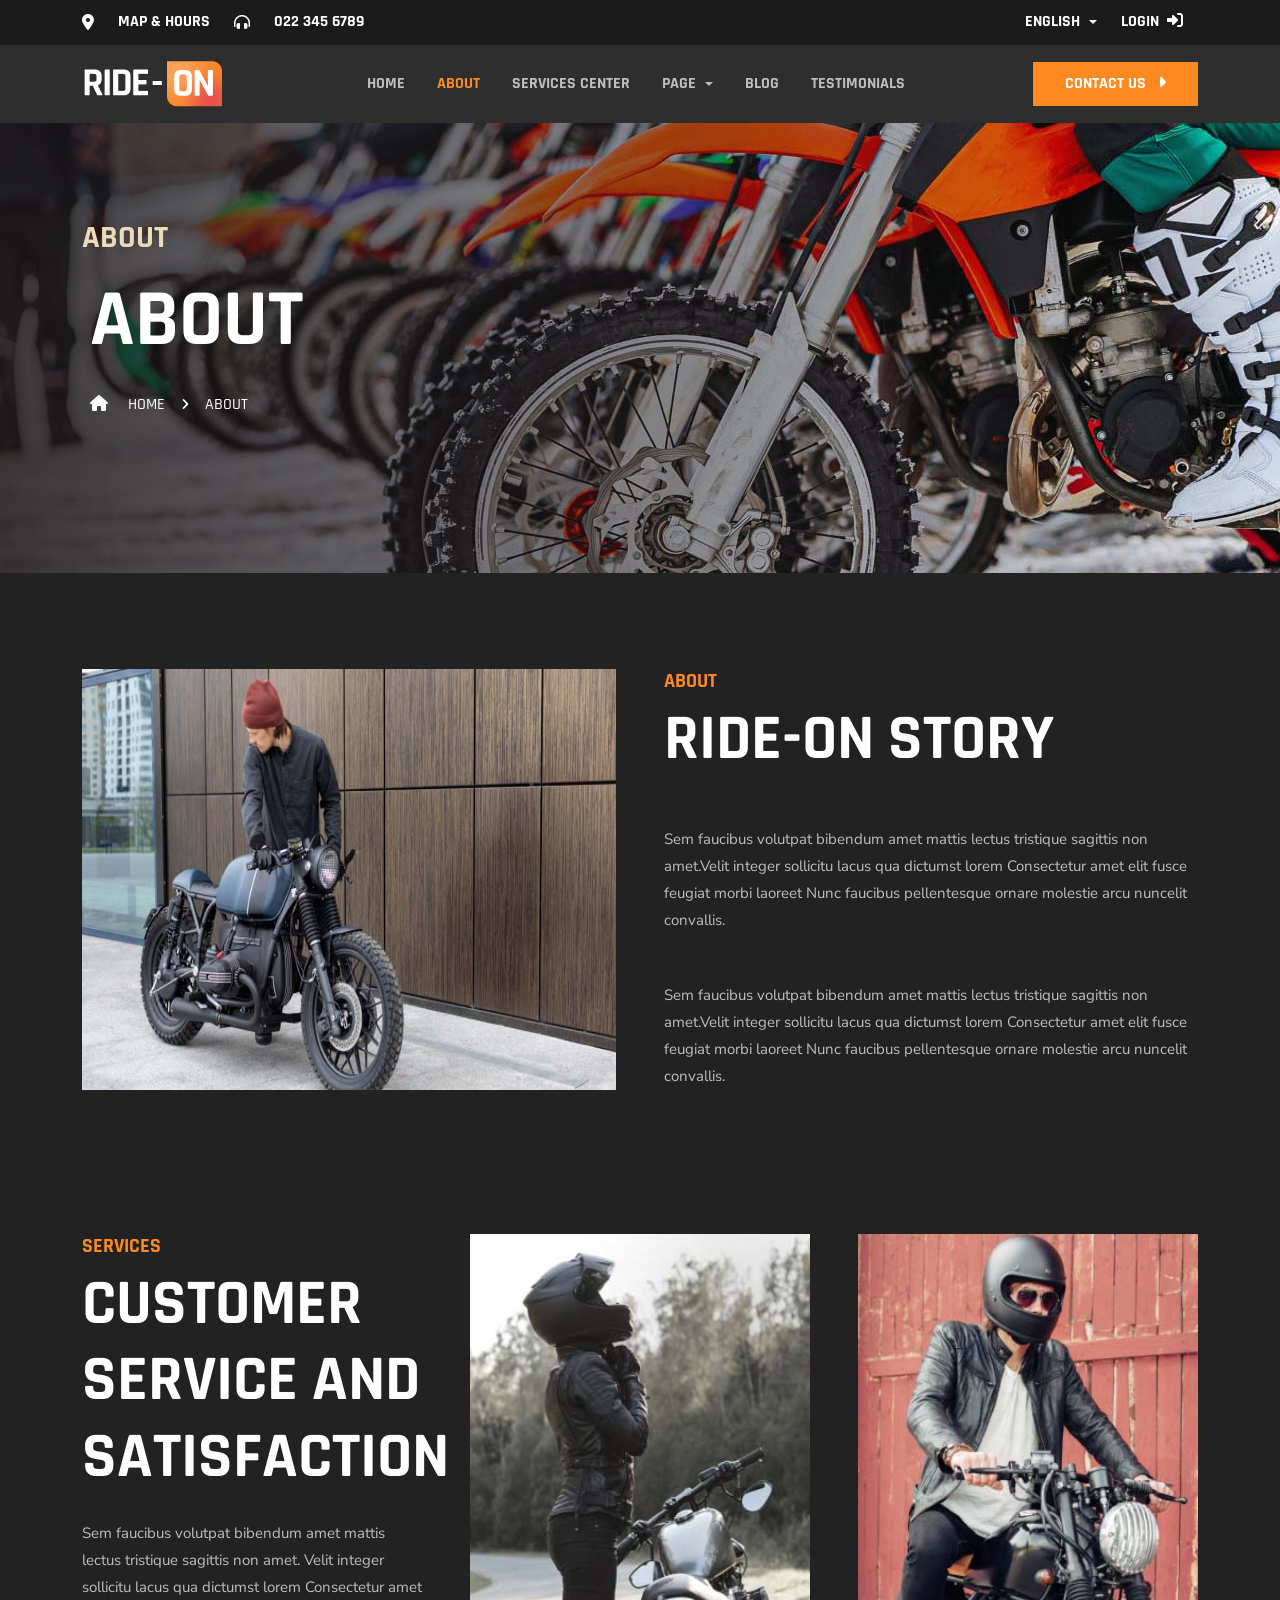
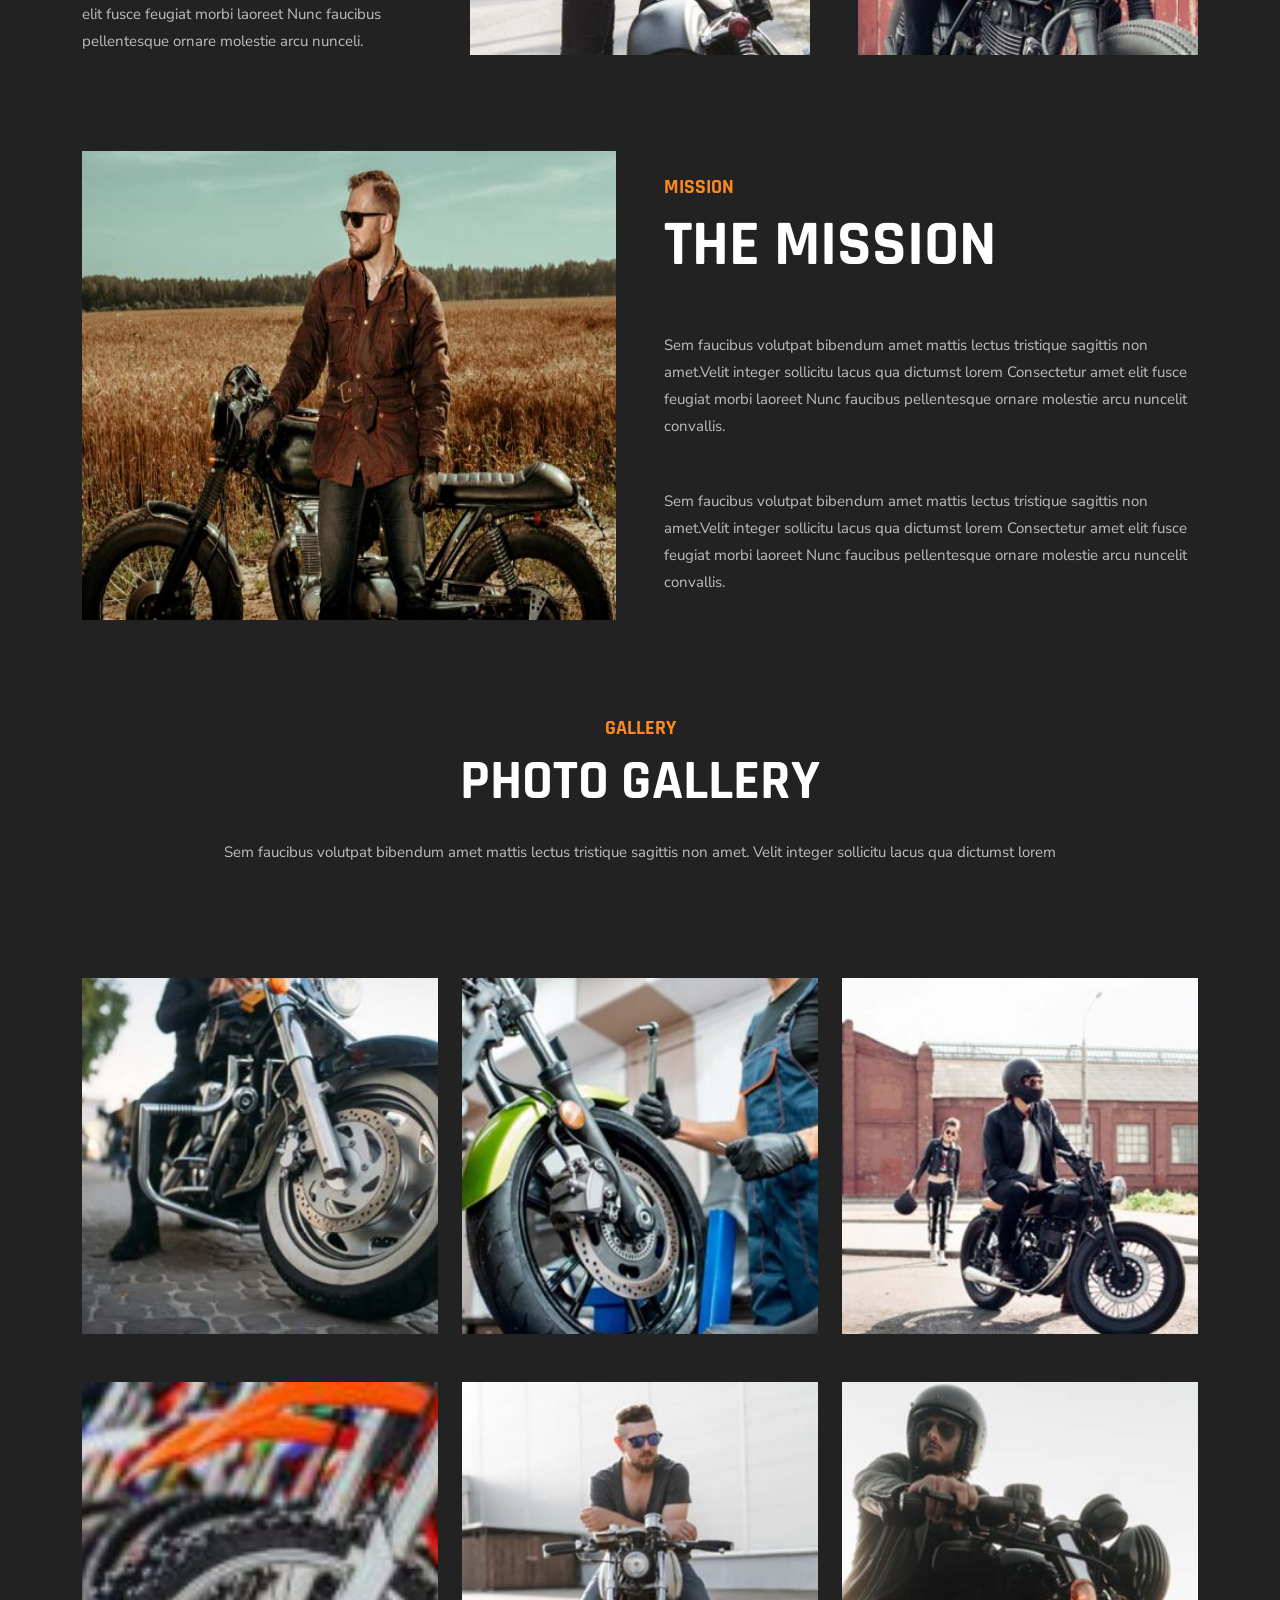
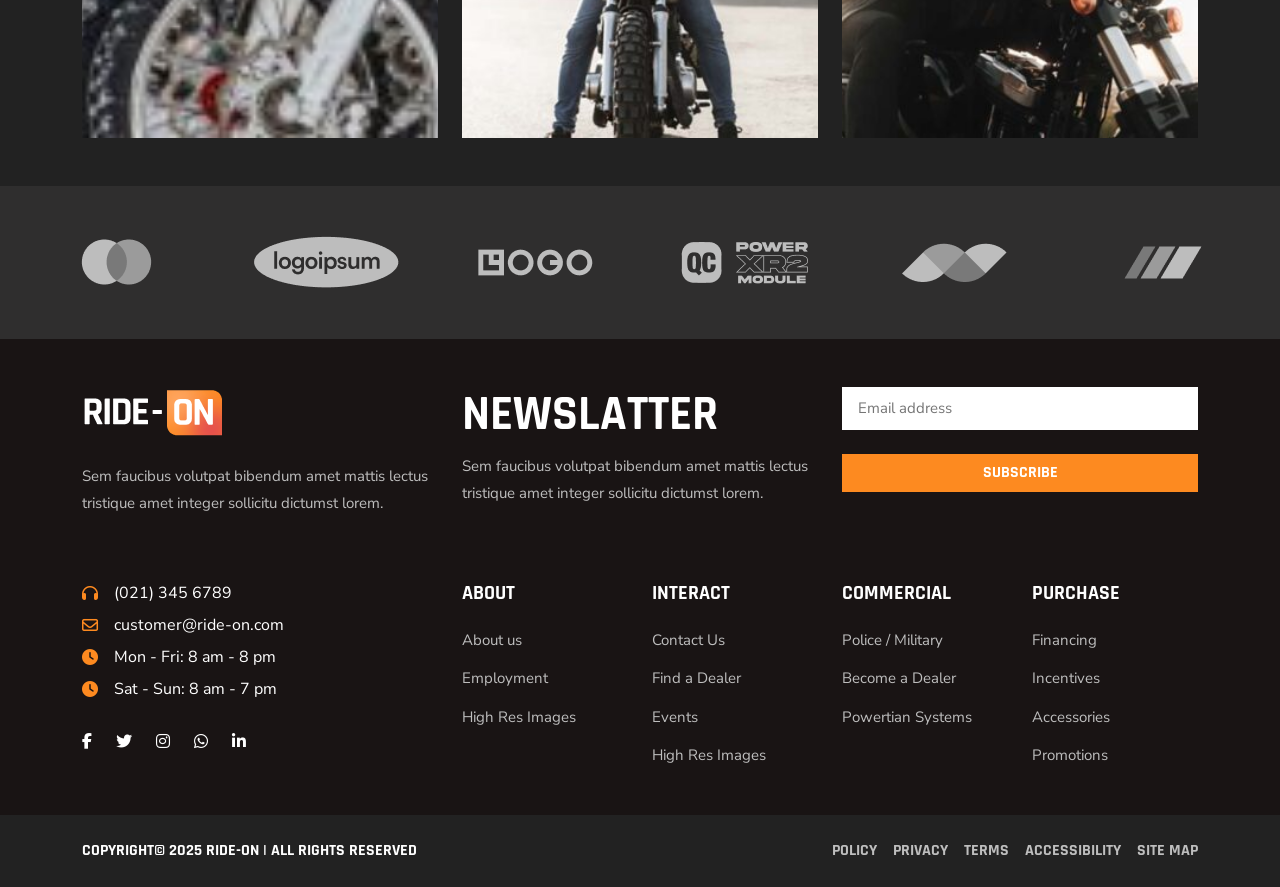
<file: about.html>
<!DOCTYPE html>
<html lang="en">

<head>
  <meta charset="UTF-8" />
  <meta name="viewport" content="width=device-width, initial-scale=1.0" />
  <title>Motorcycle Dealership Website</title>

  <!-- Bootstrap CSS -->
  <link href="https://cdn.jsdelivr.net/npm/bootstrap@5.3.3/dist/css/bootstrap.min.css" rel="stylesheet" />

  <!-- Font Awesome -->
  <link rel="stylesheet" href="https://cdnjs.cloudflare.com/ajax/libs/font-awesome/6.5.0/css/all.min.css" />

  <!-- Google Font -->
  <link rel="preconnect" href="https://fonts.googleapis.com">
  <link rel="preconnect" href="https://fonts.gstatic.com" crossorigin>
  <link
    href="https://fonts.googleapis.com/css2?family=Nunito+Sans:ital,opsz,wght@0,6..12,200..1000;1,6..12,200..1000&family=Rajdhani:wght@300;400;500;600;700&display=swap"
    rel="stylesheet">

  <!-- Custom CSS -->
  <link rel="stylesheet" href="style.css" />
</head>

<body>

  <!-- ===== Top Info Bar ===== -->
  <div class="top-bar">
    <div class="container d-flex align-items-center justify-content-between flex-wrap py-2">
      <div class="d-flex align-items-center gap-4">
        <i aria-hidden="true" class="fas fa-map-marker-alt text-white fw-bold"></i>
        <p style="font-family: 'Rajdhani' , sans-serif;"  class="fw-bold fs-6 text-white mb-0">MAP & HOURS</p>
       <i aria-hidden="true" class="fas fa-headphones-alt fw-bold text-white"></i>
        <p style="font-family: 'Rajdhani' , sans-serif;" class="fw-bold fs-6 text-white mb-0 ">022 345 6789</p>
        
      </div>

      <div class="d-flex align-items-center gap-4">
        <div class="dropdown">
          <a class="dropdown-toggle fs-6 fw-bold text-white" href="#" role="button" data-bs-toggle="dropdown"
            aria-expanded="false">
            ENGLISH
          </a>
          <ul class="dropdown-menu text-center">
            <li><a class="dropdown-item fs-6 fw-bold" href="#">Indonesia</a></li>
            <li><a class="dropdown-item fs-6 fw-bold" href="#">English</a></li>
          </ul>
        </div>
        <a class="fs-6 fw-bold text-white" href="#">
          LOGIN <i class="fa-solid fa-right-to-bracket fw-bold ms-1"></i>
        </a>
      </div>
    </div>
  </div>

  <!-- ===== Main Navbar ===== -->
  <nav class="navbar navbar-expand-lg main-navbar ">
    <div class="container">
      <a class="navbar-brand" href="index.html">
        <img src="Images/logo.png" alt="Ride-On Logo" />

      </a>
      <div class="offset-5 d-none d-md-block d-lg-none ">
        <button class="contact-btn ms-4 fs-6 fw-bold ">CONTACT US <i aria-hidden="true"
            class="fas fa-caret-right ms-2 "></i></button>
      </div>
      <button class="navbar-toggler" type="button" data-bs-toggle="collapse" data-bs-target="#navbarNav"
        aria-controls="navbarNav" aria-expanded="false" aria-label="Toggle navigation">
        <span class="navbar-toggler-icon d-lg-none"></span>
      </button>
      <div class="collapse navbar-collapse" id="navbarNav">
        <ul class="navbar-nav ms-auto me-auto">
          <li class="nav-item">
            <a class="nav-link " href="index.html">HOME</a>
          </li>
          <li class="nav-item">
            <a class="nav-link active " href="about.html">ABOUT</a>
          </li>
          <li class="nav-item">
            <a class="nav-link" href="servicecenter.html">SERVICES CENTER</a>
          </li>
           <li class="nav-item dropdown">
            <a class="nav-link dropdown-toggle" href="#" role="button" data-bs-toggle="dropdown" aria-expanded="false">
              PAGE
            </a>
            <ul class="dropdown-menu">
              <li><a class="dropdown-item fs-6 fw-bold" href="motorcylelist.html">MOTORCYCLE LIST</a></li>
              <li><a class="dropdown-item fs-6 fw-bold" href="#">MOTORCYCLE DETAIL</a></li>

            </ul>
          </li>
          <li class="nav-item">
            <a class="nav-link" href="blog.html">BLOG</a>
          </li>
          <li class="nav-item">
            <a class="nav-link" href="testimonial.html">TESTIMONIALS</a>
          </li>
        </ul>

        <button class="contact-btn fs-6 fw-bold d-none d-sm-none d-md-none d-lg-block d-flex align-items-center">CONTACT US
           <i aria-hidden="true" class="fas fa-caret-right ms-2"></i></button>
      </div>
    </div>
  </nav>

 <!-- About Main Page -->
<section id="about-main" class="position-relative w-100 h-100">
  <div class="about-section-img">
    <div class="overlay"></div>

    <div class="container">
      <div class="row position-relative">
        <div class="col-12 my-5 py-5">

          <h4 class="text-uppercase fs-2 fw-bold m-0" style="color:#ECDBBA;">About</h4>
          <h1 class="text-white text-uppercase mt-3 ms-2 fw-bold display-1">About</h1>

          <!-- Breadcrumb -->
          <ul class="list-unstyled d-flex align-items-center mt-4 text-uppercase fs-6 fw-medium text-secondary ms-2 ">
            
            <li>
              <i class="fas fa-home text-white "></i>
              <a href="index.html" class="nav-link d-inline text-white p-0 ms-3 ">
                Home
              </a>
            </li>

            <li>
              <i  class="fas fa-angle-right text-white ms-3 " style="font-size:13px;"></i>
            </li>

            <li class="text-white ms-3">
              About
            </li>

          </ul>

        </div>
      </div>
    </div>
  </div>
</section>


  <!-- About -->
  <section id="about" style="background-color: #222222;" class="py-5">
    <div class="container">
      <div class="row d-flex py-5 g-5">
        <div class="col-12 col-sm-12 col-md-6 col-lg-6 ">
          <img src="Images/bike-6.jpg" class="img-fluid w-100 h-100  " alt="">
        </div>
        <div class="col-12 col-sm-12 col-md-6 col-lg-6 ">
          <h6 style="color: #FD8A20;" class="fw-bold text-uppercase fs-5 ">ABOUT</h6>
          <h2 class="text-white text-uppercase display-3 fw-bold mt-2">ride-on story</h2>
          <p class="fw-normal mt-5 mt-md-4 mt-lg-5 mb-0">
            Sem faucibus volutpat bibendum amet mattis lectus tristique sagittis non amet.Velit integer sollicitu lacus
            qua dictumst lorem Consectetur amet elit fusce feugiat morbi laoreet Nunc faucibus pellentesque ornare
            molestie arcu nuncelit convallis.</p>
          <p class="fw-normal mt-5 mt-md-4 mt-lg-5 mb-0">
            Sem faucibus volutpat bibendum amet mattis lectus tristique sagittis non amet.Velit integer sollicitu lacus
            qua dictumst lorem Consectetur amet elit fusce feugiat morbi laoreet Nunc faucibus pellentesque ornare
            molestie arcu nuncelit convallis.</p>

        </div>
      </div>

    </div>
    </div>
  </section>

  <!-- Customer Services -->
  <section style="background-color: #222222;" id="services" class="py-5">
    <div class="container ">
      <div class="row d-flex g-5">
        <div class="col-12 col-sm-12 col-md-4 col-lg-4 ">
          <h6 style="color: #FD8A20;" class="fw-bold text-uppercase fs-5 ">SERVICES</h6>
          <h2 class=" text-uppercase text-white mt-2 display-3 fw-bold service-text">Customer service and satisfaction
          </h2>
          <p class="fw-normal mt-4 mb-0">
            Sem faucibus volutpat bibendum amet mattis lectus tristique sagittis non amet. Velit integer sollicitu lacus
            qua dictumst lorem Consectetur amet elit fusce feugiat morbi laoreet Nunc faucibus pellentesque ornare
            molestie arcu nunceli.</p>
        </div>
        <div class="col-12 col-sm-6 col-md-4 col-lg-4  ">
          <img style="background-size: cover;" class="img-fluid w-100 h-100 " src="Images/service-1.jpg" alt="">
        </div>
        <div class="col-12 col-sm-6 col-md-4 col-lg-4 ">
          <img style="background-size: cover;" class="img-fluid w-100 h-100  " src="Images/service-2.jpg" alt="">
        </div>
      </div>
    </div>
  </section>

  <!-- Mission -->
  <section style="background-color: #222222;" id="mission" class="py-5 ">
    <div class="container ">
      <div class="row d-flex g-5">

        <div class="col-md-6 ">
          <img class="img-fluid w-100 h-100 " src="Images/mission.jpg" alt="">
        </div>
        <div class="col-md-6 p-xl-4">
          <h6 style="color: #FD8A20;" class="fw-bold text-uppercase fs-5 ">MISSION</h6>
          <h2 class=" text-uppercase text-white mt-2 display-3 fw-bold service-text">THE MISSION
          </h2>
          <p class="fw-normal mt-5 mt-md-4 mt-lg-5 mb-0">
            Sem faucibus volutpat bibendum amet mattis lectus tristique sagittis non amet.Velit integer sollicitu lacus
            qua dictumst lorem Consectetur amet elit fusce feugiat morbi laoreet Nunc faucibus pellentesque ornare
            molestie arcu nuncelit convallis.</p>
            <p class="fw-normal mt-5 mt-md-4 mt-lg-5 mb-0">
            Sem faucibus volutpat bibendum amet mattis lectus tristique sagittis non amet.Velit integer sollicitu lacus
            qua dictumst lorem Consectetur amet elit fusce feugiat morbi laoreet Nunc faucibus pellentesque ornare
            molestie arcu nuncelit convallis.</p>
        </div>
      </div>
    </div>
  </section>

  <!-- Photo Gallery -->
   <section style="background-color: #222222;" class="py-5">
    <div class="container">
      <!-- row 1 -->
      <div class="row">
        <div class="col-12 text-center">
          <h6 style="color: #FD8A20;" class="fw-bold text-uppercase fs-5">GALLERY</h6>
          <h2 class="text-white display-4 fw-bold text-uppercase mb-0 ">PHOTO GALLERY</h2>
          <p style="color: #BEBEBE" class="fw-normal mt-4">
            Sem faucibus volutpat bibendum amet mattis lectus tristique sagittis non amet. Velit integer sollicitu
            lacus qua dictumst lorem</p>
        </div>
      </div>

      <!-- row 2 -->
       <div class="row d-flex gy-5 mt-5">
        <div class="col-6 col-sm-4 col-md-4 col-lg-4">
          <img src="Images/gallery-1.jpg" class="img-fluid w-100 h-100" alt="">
        </div>
        <div class="col-6 col-sm-4 col-md-4 col-lg-4">
          <img src="Images/gallery-2.jpg" class="img-fluid w-100 h-100" alt="">
        </div>
        <div class="col-6 col-sm-4 col-md-4 col-lg-4">
          <img src="Images/gallery-3.jpg" class="img-fluid w-100 h-100" alt="">
        </div>
        <div class="col-6 col-sm-4 col-md-4 col-lg-4">
          <img src="Images/gallery-4.jpg" class="img-fluid w-100 h-100 object-fit-cover" alt="">
        </div>
        <div class="col-6 col-sm-4 col-md-4 col-lg-4">
          <img src="Images/gallery-5.jpg" class="img-fluid w-100 h-100 object-fit-cover" alt="">
        </div>
        <div class="col-6 col-sm-4 col-md-4 col-lg-4">
          <img src="Images/gallery-6.jpg" class="img-fluid w-100 h-100 object-fit-cover" alt="">
        </div>
       </div>

        
       </div>
    </div>
   </section>

    <!-- ===== BRAND LOGOS SECTION ===== -->
  <section id="brand" style="background-color: #2F2E2E; " class="d-flex align-items-center py-5">
    <div class="container-fluid ">
      <div class="row text-center justify-content-center align-items-center w-100 m-0">
        <div class=" col-6 col-sm-2 col-md-2 col-lg-2">
          <img src="Images/brand-01.png" alt="Brand 1" class="img-fluid ">
        </div>
        <div class="col-6 col-sm-2 col-md-2 col-lg-2">
          <img src="Images/brand-02.png" alt="Brand 2" class="img-fluid ">
        </div>
        <div class=" col-6 col-sm-2 col-md-2 col-lg-2">
          <img src="Images/brand-03.png" alt="Brand 3" class="img-fluid ">
        </div>
        <div class=" col-6 col-sm-2 col-md-2 col-lg-2">
          <img src="Images/brand-04.png" alt="Brand 4" class="img-fluid">
        </div>
        <div class=" col-6 col-sm-2 col-md-2 col-lg-2">
          <img src="Images/brand-05.png" alt="Brand 5" class="img-fluid ">
        </div>
        <div class=" col-6 col-sm-2 col-md-2 col-lg-2">
          <img src="Images/brand-06.png" alt="Brand 6" class="img-fluid  ">
        </div>
      </div>
    </div>
  </section>

  <!-- Footer -->
  <section id="footer" class="pt-5" style="background-color: #191414;">
    <div class="container">
      <!-- Row 1 -->
      <div class="row gy-4">
        <div class="col-lg-4 col-md-6 col-12 text-center text-md-start">
          <img class="img-fluid" src="Images/logo.png" alt="">
          <p class="mt-4 fw-normal">
            Sem faucibus volutpat bibendum amet mattis lectus tristique amet integer sollicitu dictumst lorem.
          </p>
        </div>

        <div class="col-lg-4 col-md-6 col-12 text-center text-md-start">
          <h1 class="text-white display-5 fw-bold text-uppercase m-0">newslatter</h1>
          <p class="mt-2 fw-normal">
            Sem faucibus volutpat bibendum amet mattis lectus tristique amet integer sollicitu dictumst lorem.
          </p>
        </div>
        <div class="col-lg-4 col-md-12 col-12 d-flex flex-column align-items-center align-items-md-start">
          <input class="ps-3 pe-5 py-2 text-start w-100" type="email" placeholder="Email address">
          <button style="background-color: #FD8A20;"
            class="btn mt-4 btn-md text-white fs-6 text-uppercase fw-bold rounded-0 w-100">
            subscribe
          </button>
        </div>
      </div>

      <!-- Row 2 -->
      <div class="row py-5 gy-4">
        <!-- Contact Info -->
        <div class="col-lg-4 col-md-6 col-12 d-flex flex-column align-items-md-start">
          <div class="d-flex align-items-center mb-2">
            <i class="fa-solid fa-headphones"></i>
            <span class="fw-normal ms-3 fs-6 text-white">(021) 345 6789</span>
          </div>
          <div class="d-flex align-items-center mb-2">
            <i class="fa-regular fa-envelope"></i>
            <span class="fw-normal ms-3 fs-6 text-white">customer@ride-on.com</span>
          </div>
          <div class="d-flex align-items-center mb-2">
            <i class="fa-solid fa-clock"></i>
            <span class="fw-normal ms-3 fs-6 text-white">Mon - Fri: 8 am - 8 pm</span>
          </div>
          <div class="d-flex align-items-center mb-3">
            <i class="fa-solid fa-clock"></i>
            <span class="fw-normal ms-3 fs-6 text-white">Sat - Sun: 8 am - 7 pm</span>
          </div>
          <div class="d-flex justify-content-md-start mt-3">
            <i class="fa-brands fa-facebook-f text-white me-4"></i>
            <i class="fa-brands fa-twitter text-white me-4"></i>
            <i class="fa-brands fa-instagram text-white me-4"></i>
            <i class="fa-brands fa-whatsapp text-white me-4"></i>
            <i class="fa-brands fa-linkedin-in text-white"></i>
          </div>
        </div>
        <!-- About -->

        <div class="col-lg-2 col-md-3 col-6 d-flex flex-column text-md-start">
          <h2 class="text-uppercase text-white fs-5 fw-bold m-0">About</h2>
          <ul class="navbar-nav text-start mt-2">
            <li class="nav-item"><a class="nav-link m-0 p-0 mt-3 fw-normal links" href="#">About us</a></li>
            <li class="nav-item"><a class="nav-link m-0 p-0 mt-3 fw-normal links" href="#">Employment</a></li>
            <li class="nav-item"><a class="nav-link m-0 p-0 mt-3 fw-normal links" href="#">High Res Images</a></li>
          </ul>
        </div>

        <!-- Interact -->
        <div class="col-lg-2 col-md-3 col-6 d-flex flex-column text-md-start">
          <h2 class="text-uppercase text-white fs-5 fw-bold m-0">Interact</h2>
          <ul class="navbar-nav text-start mt-2">
            <li class="nav-item"><a class="nav-link m-0 p-0 mt-3 fw-normal links" href="#">Contact Us</a></li>
            <li class="nav-item"><a class="nav-link m-0 p-0 mt-3 fw-normal links" href="#">Find a Dealer</a></li>
            <li class="nav-item"><a class="nav-link m-0 p-0 mt-3 fw-normal links" href="#">Events</a></li>
            <li class="nav-item"><a class="nav-link m-0 p-0 mt-3 fw-normal links" href="#">High Res Images</a></li>
          </ul>
        </div>

        <!-- Commercial -->
        <div class="col-lg-2 col-md-3 col-6 d-flex flex-column text-md-start">
          <h2 class="text-uppercase text-white fs-5 fw-bold m-0">Commercial</h2>
          <ul class="navbar-nav text-start mt-2">
            <li class="nav-item"><a class="nav-link m-0 p-0 mt-3 fw-normal links" href="#">Police / Military</a></li>
            <li class="nav-item"><a class="nav-link m-0 p-0 mt-3 fw-normal links" href="#">Become a Dealer</a></li>
            <li class="nav-item"><a class="nav-link m-0 p-0 mt-3 fw-normal links" href="#">Powertian Systems</a></li>
          </ul>
        </div>

        <!-- Purchase -->
        <div class="col-lg-2 col-md-3 col-6 d-flex flex-column text-md-start">
          <h2 class="text-uppercase text-white fs-5 fw-bold m-0">Purchase</h2>
          <ul class="navbar-nav text-start mt-2">
            <li class="nav-item"><a class="nav-link m-0 p-0 mt-3 fw-normal links" href="#">Financing</a></li>
            <li class="nav-item"><a class="nav-link m-0 p-0 mt-3 fw-normal links" href="#">Incentives</a></li>
            <li class="nav-item"><a class="nav-link m-0 p-0 mt-3 fw-normal links" href="#">Accessories</a></li>
            <li class="nav-item"><a class="nav-link m-0 p-0 mt-3 fw-normal links" href="#">Promotions</a></li>
          </ul>
        </div>
      </div>




    </div>
  </section>

  <!-- Footer Bottom -->
  <section id="footer" class="py-4 d-flex justify-content-center text-white" style="background-color:#222222;">
    <div class="container">
      <div class="row justify-content-center align-items-center">
        <!-- Left Column -->
        <div class="col-md-5 text-md-start text-center">
          <h1 class="text-white text-uppercase fs-6 fw-bold mb-0">
            Copyright© 2025 Ride-ON | ALL RIGHTS RESERVED
          </h1>
        </div>

        <!-- Right Column (hidden on small screens) -->
        <div class="col-md-5 offset-md-2 d-none d-md-block">
          <ul class="navbar-nav d-flex flex-row justify-content-md-end">
            <li class="nav-item"><a class="nav-link m-0 p-0 fw-bold text-white" href="#">POLICY</a></li>
            <li class="nav-item"><a class="nav-link m-0 p-0 ms-3 fw-bold text-white" href="#">PRIVACY</a></li>
            <li class="nav-item"><a class="nav-link m-0 p-0 ms-3 fw-bold text-white" href="#">TERMS</a></li>
            <li class="nav-item"><a class="nav-link m-0 p-0 ms-3 fw-bold text-white" href="#">ACCESSIBILITY</a></li>
            <li class="nav-item"><a class="nav-link m-0 p-0 ms-3 fw-bold text-white" href="#">SITE MAP</a></li>
          </ul>
        </div>
      </div>
    </div>
  </section>


  <!-- Bootstrap JS -->
  <script src="https://cdn.jsdelivr.net/npm/bootstrap@5.3.3/dist/js/bootstrap.bundle.min.js"></script>
</body>

</html>
</file>
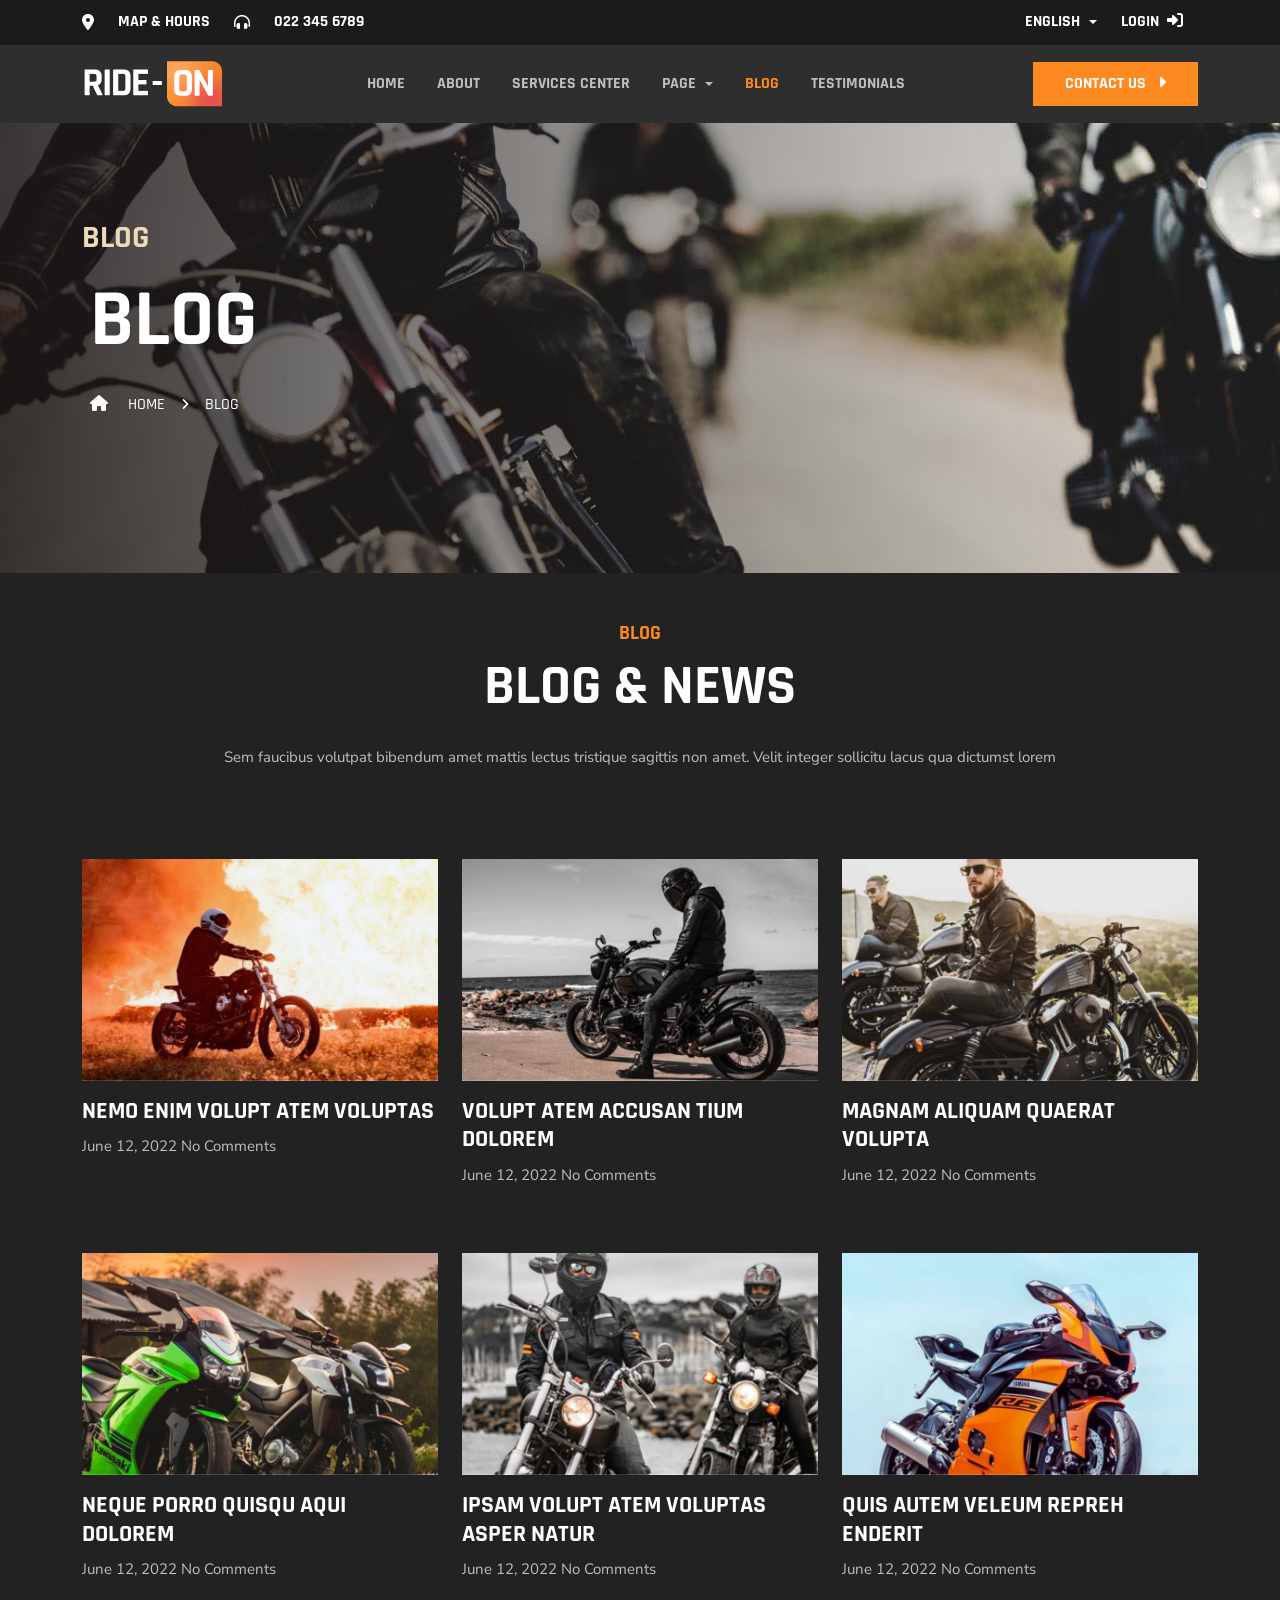
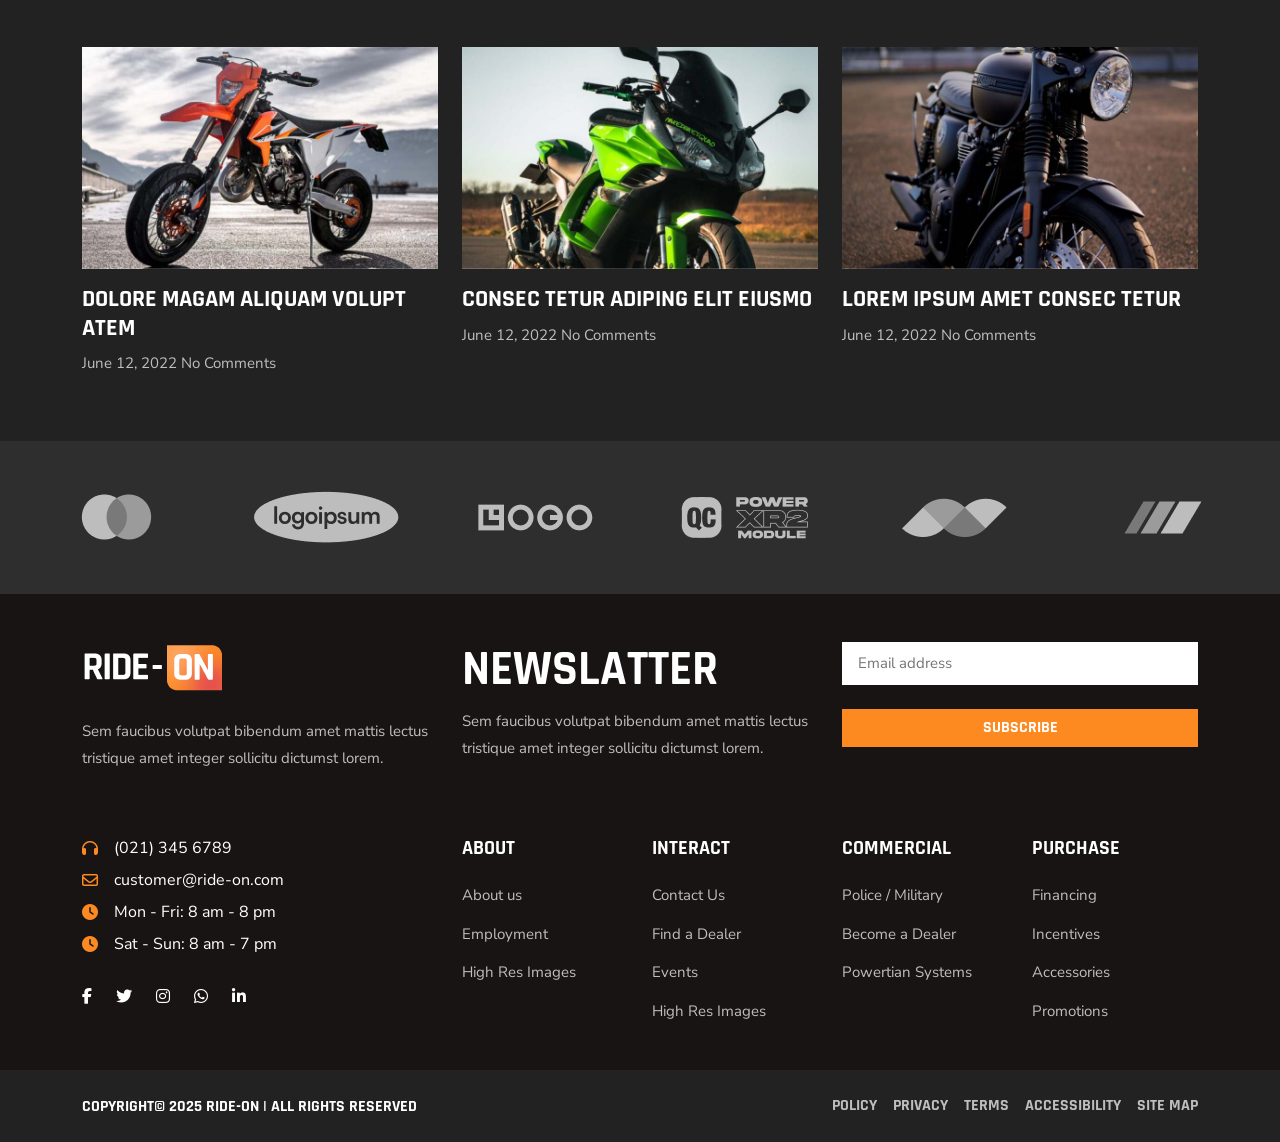
<file: blog.html>
<!DOCTYPE html>
<html lang="en">

<head>
  <meta charset="UTF-8" />
  <meta name="viewport" content="width=device-width, initial-scale=1.0" />
  <title>Motorcycle Dealership Website</title>

  <!-- Bootstrap CSS -->
  <link href="https://cdn.jsdelivr.net/npm/bootstrap@5.3.3/dist/css/bootstrap.min.css" rel="stylesheet" />

  <!-- Font Awesome -->
  <link rel="stylesheet" href="https://cdnjs.cloudflare.com/ajax/libs/font-awesome/6.5.0/css/all.min.css" />

  <!-- Google Font -->
  <link rel="preconnect" href="https://fonts.googleapis.com">
  <link rel="preconnect" href="https://fonts.gstatic.com" crossorigin>
  <link
    href="https://fonts.googleapis.com/css2?family=Nunito+Sans:ital,opsz,wght@0,6..12,200..1000;1,6..12,200..1000&family=Rajdhani:wght@300;400;500;600;700&display=swap"
    rel="stylesheet">

  <!-- Custom CSS -->
  <link rel="stylesheet" href="style.css" />
</head>

<body>
  <!-- ===== Top Info Bar ===== -->
  <div class="top-bar">
    <div class="container d-flex align-items-center justify-content-between flex-wrap py-2">
      <div class="d-flex align-items-center gap-4">
        <i aria-hidden="true" class="fas fa-map-marker-alt text-white fw-bold"></i>
        <p style="font-family: 'Rajdhani' , sans-serif;"  class="fw-bold fs-6 text-white mb-0">MAP & HOURS</p>
       <i aria-hidden="true" class="fas fa-headphones-alt fw-bold text-white"></i>
        <p style="font-family: 'Rajdhani' , sans-serif;" class="fw-bold fs-6 text-white mb-0 ">022 345 6789</p>
        
      </div>

      <div class="d-flex align-items-center gap-4">
        <div class="dropdown">
          <a class="dropdown-toggle fs-6 fw-bold text-white" href="#" role="button" data-bs-toggle="dropdown"
            aria-expanded="false">
            ENGLISH
          </a>
          <ul class="dropdown-menu text-center">
            <li><a class="dropdown-item fs-6 fw-bold" href="#">Indonesia</a></li>
            <li><a class="dropdown-item fs-6 fw-bold" href="#">English</a></li>
          </ul>
        </div>
        <a class="fs-6 fw-bold text-white" href="#">
          LOGIN <i class="fa-solid fa-right-to-bracket fw-bold ms-1"></i>
        </a>
      </div>
    </div>
  </div>

  <!-- ===== Main Navbar ===== -->
  <nav class="navbar navbar-expand-lg main-navbar ">
    <div class="container">
      <a class="navbar-brand" href="index.html">
        <img src="Images/logo.png" alt="Ride-On Logo" />

      </a>
      <div class="offset-5 d-none d-md-block d-lg-none ">
        <button class="contact-btn ms-4 fs-6 fw-bold ">CONTACT US <i aria-hidden="true"
            class="fas fa-caret-right ms-2 "></i></button>
      </div>
      <button class="navbar-toggler" type="button" data-bs-toggle="collapse" data-bs-target="#navbarNav"
        aria-controls="navbarNav" aria-expanded="false" aria-label="Toggle navigation">
        <span class="navbar-toggler-icon d-lg-none"></span>
      </button>
      <div class="collapse navbar-collapse" id="navbarNav">
        <ul class="navbar-nav ms-auto me-auto">
          <li class="nav-item">
            <a class="nav-link " href="index.html">HOME</a>
          </li>
          <li class="nav-item">
            <a class="nav-link " href="about.html">ABOUT</a>
          </li>
          <li class="nav-item">
            <a class="nav-link " href="servicecenter.html">SERVICES CENTER</a>
          </li>
           <li class="nav-item dropdown">
            <a class="nav-link dropdown-toggle" href="#" role="button" data-bs-toggle="dropdown" aria-expanded="false">
              PAGE
            </a>
            <ul class="dropdown-menu">
              <li><a class="dropdown-item active fs-6 fw-bold" href="motorcylelist.html">MOTORCYCLE LIST</a></li>
              <li><a class="dropdown-item fs-6 fw-bold" href="#">MOTORCYCLE DETAIL</a></li>

            </ul>
          </li>
          <li class="nav-item">
            <a class="nav-link active" href="blog.html">BLOG</a>
          </li>
          <li class="nav-item">
            <a class="nav-link" href="testimonial.html">TESTIMONIALS</a>
          </li>
        </ul>

        <button class="contact-btn fs-6 fw-bold d-none d-sm-none d-md-none d-lg-block d-flex align-items-center">CONTACT US
           <i aria-hidden="true" class="fas fa-caret-right ms-2"></i></button>
      </div>
    </div>
  </nav>

<!-- Blog Main -->
 <section id="blog-main" class="position-relative w-100 h-100">
  <div class="blog-section-img">
    <div class="overlay"></div>

    <div class="container">
      <div class="row position-relative">
        <div class="col-12 my-5 py-5 ">

          <h4 class="text-uppercase fs-2 fw-bold m-0" style="color:#ECDBBA;">BLOG</h4>
          <h1 class="text-white text-uppercase mt-3 ms-2 fw-bold display-1 ">BLOG</h1>

          <!-- Breadcrumb -->
          <ul class="list-unstyled d-flex align-items-center mt-4 text-uppercase fs-6 fw-medium text-secondary ms-2 ">
            
            <li>
              <i class="fas fa-home text-white"></i>
              <a href="index.html" class="nav-link d-inline text-white p-0 ms-3 ">
                Home
              </a>
            </li>

            <li>
              <i  class="fas fa-angle-right text-white ms-3 " style="font-size:13px;"></i>
            </li>

            <li class="text-white ms-3">
              BLOG
            </li>

          </ul>

        </div>
      </div>
    </div>
  </div>
</section>


<!-- Blog -->
  <section id="blog-main" style="background-color: #222222;" class="py-5">
    <div class="container">
      <div class="row">
        <div class="col-12 text-center">
          <h6 style="color: #FD8A20;" class="fw-bold text-uppercase fs-5">BLOG</h6>
          <h2 class="text-white display-4 fw-bold text-uppercase mb-0 ">blog & news</h2>
          <p style="color: #BEBEBE" class="fw-normal mt-4">
            Sem faucibus volutpat bibendum amet mattis lectus tristique sagittis non amet. Velit integer sollicitu lacus qua dictumst lorem</p>
        </div>
      </div>
      <!-- row 2 -->
      <div class="row d-flex mt-4 gy-5 ">
        <!-- 1 -->
        <div class="col-12 col-sm-12 col-md-4 col-lg-4">
          <img class="img-fluid" src="Images/blog-01.jpg" alt="">
          <h1 class="text-uppercase fs-4 text-white fw-bold mt-3">
            Nemo enim volupt atem voluptas</h1>
          <p class="fw-normal">June 12, 2022 No Comments</p>
        </div>
        <div class="col-12 col-sm-12 col-md-4 col-lg-4">
          <img class="img-fluid" src="Images/blog-02.jpg" alt="">
          <h1 class="text-uppercase fs-4 text-white fw-bold mt-3">
            Volupt atem accusan tium dolorem</h1>
          <p class="fw-normal">June 12, 2022 No Comments</p>

        </div>
        <div class="col-12 col-sm-12 col-md-4 col-lg-4">
          <img class="img-fluid" src="Images/blog-03.jpg" alt="">
          <h1 class="text-uppercase fs-4 text-white fw-bold mt-3">
            Magnam aliquam quaerat volupta</h1>
          <p class="fw-normal">June 12, 2022 No Comments</p>
        </div>

        <!-- 2 -->
         <div class="col-12 col-sm-12 col-md-4 col-lg-4">
          <img class="img-fluid" src="Images/blog-04.jpg" alt="">
          <h1 class="text-uppercase fs-4 text-white fw-bold mt-3">
            Neque porro quisqu aqui dolorem</h1>
          <p class="fw-normal">June 12, 2022 No Comments</p>
        </div>
        <div class="col-12 col-sm-12 col-md-4 col-lg-4">
          <img class="img-fluid" src="Images/blog-5.jpg" alt="">
          <h1 class="text-uppercase fs-4 text-white fw-bold mt-3">
            Ipsam volupt atem voluptas asper natur</h1>
          <p class="fw-normal">June 12, 2022 No Comments</p>

        </div>
        <div class="col-12 col-sm-12 col-md-4 col-lg-4">
          <img class="img-fluid" src="Images/blog-6.jpg" alt="">
          <h1 class="text-uppercase fs-4 text-white fw-bold mt-3">
            Quis autem veleum repreh enderit</h1>
          <p class="fw-normal">June 12, 2022 No Comments</p>
        </div>

        <!-- 3 -->
         <div class="col-12 col-sm-12 col-md-4 col-lg-4">
          <img class="img-fluid" src="Images/blog-7.jpg" alt="">
          <h1 class="text-uppercase fs-4 text-white fw-bold mt-3">
            Dolore magam aliquam volupt atem</h1>
          <p class="fw-normal">June 12, 2022 No Comments</p>
        </div>
        <div class="col-12 col-sm-12 col-md-4 col-lg-4">
          <img class="img-fluid" src="Images/blog-8.jpg" alt="">
          <h1 class="text-uppercase fs-4 text-white fw-bold mt-3">
            Consec tetur adiping elit eiusmo</h1>
          <p class="fw-normal">June 12, 2022 No Comments</p>

        </div>
        <div class="col-12 col-sm-12 col-md-4 col-lg-4">
          <img class="img-fluid" src="Images/blog-9.jpg" alt="">
          <h1 class="text-uppercase fs-4 text-white fw-bold mt-3">
            Lorem ipsum amet consec tetur</h1>
          <p class="fw-normal">June 12, 2022 No Comments</p>
        </div>
      </div>
  </section>


 <!-- ===== BRAND LOGOS SECTION ===== -->
  <section id="brand" style="background-color: #2F2E2E; " class="d-flex align-items-center py-5">
    <div class="container-fluid ">
      <div class="row text-center justify-content-center align-items-center w-100 m-0">
        <div class=" col-6 col-sm-2 col-md-2 col-lg-2">
          <img src="Images/brand-01.png" alt="Brand 1" class="img-fluid ">
        </div>
        <div class="col-6 col-sm-2 col-md-2 col-lg-2">
          <img src="Images/brand-02.png" alt="Brand 2" class="img-fluid ">
        </div>
        <div class=" col-6 col-sm-2 col-md-2 col-lg-2">
          <img src="Images/brand-03.png" alt="Brand 3" class="img-fluid ">
        </div>
        <div class=" col-6 col-sm-2 col-md-2 col-lg-2">
          <img src="Images/brand-04.png" alt="Brand 4" class="img-fluid">
        </div>
        <div class=" col-6 col-sm-2 col-md-2 col-lg-2">
          <img src="Images/brand-05.png" alt="Brand 5" class="img-fluid ">
        </div>
        <div class=" col-6 col-sm-2 col-md-2 col-lg-2">
          <img src="Images/brand-06.png" alt="Brand 6" class="img-fluid  ">
        </div>
      </div>
    </div>
  </section>

  <!-- Footer -->
  <section id="footer" class="pt-5" style="background-color: #191414;">
    <div class="container">
      <!-- Row 1 -->
      <div class="row gy-4">
        <div class="col-lg-4 col-md-6 col-12 text-center text-md-start">
          <img class="img-fluid" src="Images/logo.png" alt="">
          <p class="mt-4 fw-normal">
            Sem faucibus volutpat bibendum amet mattis lectus tristique amet integer sollicitu dictumst lorem.
          </p>
        </div>

        <div class="col-lg-4 col-md-6 col-12 text-center text-md-start">
          <h1 class="text-white display-5 fw-bold text-uppercase m-0">newslatter</h1>
          <p class="mt-2 fw-normal">
            Sem faucibus volutpat bibendum amet mattis lectus tristique amet integer sollicitu dictumst lorem.
          </p>
        </div>
        <div class="col-lg-4 col-md-12 col-12 d-flex flex-column align-items-center align-items-md-start">
          <input class="ps-3 pe-5 py-2 text-start w-100" type="email" placeholder="Email address">
          <button style="background-color: #FD8A20;"
            class="btn mt-4 btn-md text-white fs-6 text-uppercase fw-bold rounded-0 w-100">
            subscribe
          </button>
        </div>
      </div>

      <!-- Row 2 -->
      <div class="row py-5 gy-4">
        <!-- Contact Info -->
        <div class="col-lg-4 col-md-6 col-12 d-flex flex-column align-items-md-start">
          <div class="d-flex align-items-center mb-2">
            <i class="fa-solid fa-headphones"></i>
            <span class="fw-normal ms-3 fs-6 text-white">(021) 345 6789</span>
          </div>
          <div class="d-flex align-items-center mb-2">
            <i class="fa-regular fa-envelope"></i>
            <span class="fw-normal ms-3 fs-6 text-white">customer@ride-on.com</span>
          </div>
          <div class="d-flex align-items-center mb-2">
            <i class="fa-solid fa-clock"></i>
            <span class="fw-normal ms-3 fs-6 text-white">Mon - Fri: 8 am - 8 pm</span>
          </div>
          <div class="d-flex align-items-center mb-3">
            <i class="fa-solid fa-clock"></i>
            <span class="fw-normal ms-3 fs-6 text-white">Sat - Sun: 8 am - 7 pm</span>
          </div>
          <div class="d-flex justify-content-md-start mt-3">
            <i class="fa-brands fa-facebook-f text-white me-4"></i>
            <i class="fa-brands fa-twitter text-white me-4"></i>
            <i class="fa-brands fa-instagram text-white me-4"></i>
            <i class="fa-brands fa-whatsapp text-white me-4"></i>
            <i class="fa-brands fa-linkedin-in text-white"></i>
          </div>
        </div>
        <!-- About -->

        <div class="col-lg-2 col-md-3 col-6 d-flex flex-column text-md-start">
          <h2 class="text-uppercase text-white fs-5 fw-bold m-0">About</h2>
          <ul class="navbar-nav text-start mt-2">
            <li class="nav-item"><a class="nav-link m-0 p-0 mt-3 fw-normal links" href="#">About us</a></li>
            <li class="nav-item"><a class="nav-link m-0 p-0 mt-3 fw-normal links" href="#">Employment</a></li>
            <li class="nav-item"><a class="nav-link m-0 p-0 mt-3 fw-normal links" href="#">High Res Images</a></li>
          </ul>
        </div>

        <!-- Interact -->
        <div class="col-lg-2 col-md-3 col-6 d-flex flex-column text-md-start">
          <h2 class="text-uppercase text-white fs-5 fw-bold m-0">Interact</h2>
          <ul class="navbar-nav text-start mt-2">
            <li class="nav-item"><a class="nav-link m-0 p-0 mt-3 fw-normal links" href="#">Contact Us</a></li>
            <li class="nav-item"><a class="nav-link m-0 p-0 mt-3 fw-normal links" href="#">Find a Dealer</a></li>
            <li class="nav-item"><a class="nav-link m-0 p-0 mt-3 fw-normal links" href="#">Events</a></li>
            <li class="nav-item"><a class="nav-link m-0 p-0 mt-3 fw-normal links" href="#">High Res Images</a></li>
          </ul>
        </div>

        <!-- Commercial -->
        <div class="col-lg-2 col-md-3 col-6 d-flex flex-column text-md-start">
          <h2 class="text-uppercase text-white fs-5 fw-bold m-0">Commercial</h2>
          <ul class="navbar-nav text-start mt-2">
            <li class="nav-item"><a class="nav-link m-0 p-0 mt-3 fw-normal links" href="#">Police / Military</a></li>
            <li class="nav-item"><a class="nav-link m-0 p-0 mt-3 fw-normal links" href="#">Become a Dealer</a></li>
            <li class="nav-item"><a class="nav-link m-0 p-0 mt-3 fw-normal links" href="#">Powertian Systems</a></li>
          </ul>
        </div>

        <!-- Purchase -->
        <div class="col-lg-2 col-md-3 col-6 d-flex flex-column text-md-start">
          <h2 class="text-uppercase text-white fs-5 fw-bold m-0">Purchase</h2>
          <ul class="navbar-nav text-start mt-2">
            <li class="nav-item"><a class="nav-link m-0 p-0 mt-3 fw-normal links" href="#">Financing</a></li>
            <li class="nav-item"><a class="nav-link m-0 p-0 mt-3 fw-normal links" href="#">Incentives</a></li>
            <li class="nav-item"><a class="nav-link m-0 p-0 mt-3 fw-normal links" href="#">Accessories</a></li>
            <li class="nav-item"><a class="nav-link m-0 p-0 mt-3 fw-normal links" href="#">Promotions</a></li>
          </ul>
        </div>
      </div>




    </div>
  </section>

  <!-- Footer Bottom -->
  <section id="footer" class="py-4 d-flex justify-content-center text-white" style="background-color:#222222;">
    <div class="container">
      <div class="row justify-content-center align-items-center">
        <!-- Left Column -->
        <div class="col-md-5 text-md-start text-center">
          <h1 class="text-white text-uppercase fs-6 fw-bold mb-0">
            Copyright© 2025 Ride-ON | ALL RIGHTS RESERVED
          </h1>
        </div>

        <!-- Right Column (hidden on small screens) -->
        <div class="col-md-5 offset-md-2 d-none d-md-block">
          <ul class="navbar-nav d-flex flex-row justify-content-md-end">
            <li class="nav-item"><a class="nav-link m-0 p-0 fw-bold text-white" href="#">POLICY</a></li>
            <li class="nav-item"><a class="nav-link m-0 p-0 ms-3 fw-bold text-white" href="#">PRIVACY</a></li>
            <li class="nav-item"><a class="nav-link m-0 p-0 ms-3 fw-bold text-white" href="#">TERMS</a></li>
            <li class="nav-item"><a class="nav-link m-0 p-0 ms-3 fw-bold text-white" href="#">ACCESSIBILITY</a></li>
            <li class="nav-item"><a class="nav-link m-0 p-0 ms-3 fw-bold text-white" href="#">SITE MAP</a></li>
          </ul>
        </div>
      </div>
    </div>
  </section>


  <!-- Bootstrap JS -->
  <script src="https://cdn.jsdelivr.net/npm/bootstrap@5.3.3/dist/js/bootstrap.bundle.min.js"></script>
</body>

</html>
</file>
<file: style.css>
/* ===== RESET ===== */
* {
  margin: 0;
  padding: 0;
  box-sizing: border-box;
  border: none;
  outline: none;
  box-shadow: none;
}

html,
body {
  font-family: "Rajdhani", sans-serif;
  overflow-x: hidden;
}

p,
input {
  font-family: "Nunito Sans", sans-serif;
  font-size: 15px;
  color: #BEBEBE;
  line-height: 1.8;
}

.overlay {
  position: absolute;
  top: 0;
  left: 0;
  width: 100%;
  height: 100%;
  opacity: 1;
  background-image: linear-gradient(90deg, #191414D4 0%, #F2295B00 100%);
  background-color: transparent;
}




/* ===== TOP BAR ===== */
.top-bar {
  background-color: #1b1b1b;
}

.top-bar .container>div:last-child {
  margin-right: 15px;
}

.top-bar a {
  color: #fff;
  text-decoration: none;
}

/* Right side ENGLISH + LOGIN same hover as .top-bar a:hover */
.top-bar .dropdown-toggle:hover,
.top-bar>.container>div:last-child a:hover {
  color: #fd8a20 !important;
  /* same as your .top-bar a:hover */
}


/* ===== TOP BAR DROPDOWN (LANGUAGE MENU) ===== */
.top-bar .dropdown-menu {
  background-color: #191414;
  min-width: 120px;
  padding: 0;
}

.top-bar .dropdown-item {
  color: #bebebe !important;
  text-transform: uppercase;
  padding: 10px 15px;
}

/* Dropdown items hover — ONLY text color change, NO background */
.top-bar .dropdown-item:hover {
  background-color: transparent !important;
  color: #ff6600 !important;
  /* same hover color you use */
}


.top-bar .dropdown-toggle {
  text-decoration: none;
}

.top-bar .dropdown-toggle::after {
  margin-left: 5px;
  vertical-align: middle;
}

/* ===== MAIN NAVBAR ===== */
.main-navbar {
  background-color: #2f2e2e;
}

/* ===== HAMBURGER OPEN / CLOSE ICON ===== */
.navbar-toggler {
  border: none;
  position: relative;
}

.navbar-toggler:focus {
  box-shadow: none;
}

.navbar-toggler i {
  font-size: 28px;
  color: #fff;
  transition: 0.3s ease;
}

/* Close icon hidden by default */
.navbar-toggler .close-icon {
  display: none;
}

/* Navbar open state */
.navbar-toggler[aria-expanded="true"] .open-icon {
  display: none;
}

.navbar-toggler[aria-expanded="true"] .close-icon {
  display: inline-block;
}

.navbar-nav .nav-link {
  color: #bebebe !important;
  font-weight: 700;
  font-size: 16px;
  margin: 0 8px;
  transition: color 0.3s ease;
}

.navbar-nav .nav-link:hover,
.navbar-nav .nav-link.active {
  color: #fd8a20 !important;
}

/* ===== MAIN NAVBAR DROPDOWN (PAGE MENU) ===== */
.main-navbar .dropdown-menu {
  background-color: #191414;
  border: none;
  border-radius: 0;
  margin-top: 0.5rem;
  min-width: 180px;
  /* padding: 0; */
}

.main-navbar .dropdown-item {
  color: #bebebe !important;
  text-transform: uppercase;
  letter-spacing: 0.5px;
  padding: 10px 18px;
  background-color: transparent;
  transition: all 0.3s ease;
}

.main-navbar .dropdown-item:hover {
  color: #ff6600 !important;
}

.main-navbar .nav-link.dropdown-toggle::after {
  margin-left: 5px;
  vertical-align: middle;
}

/* ===== CONTACT BUTTON ===== */
.contact-btn {
  background-color: #FD8A20;
  color: #fff;
  padding: 10px 32px;
  transition: 0.3s;
}

.contact-btn:hover {
  background-color: #e67b1c;
}

/* HOME */
.home {
  position: relative;
  margin-top: 130px;

}

.home-img {
  background-image: url(Images/home-hero.jpg);
  background-position: top center;
  background-repeat: no-repeat;
  background-size: cover;
  height: 550px;
  position: relative;

}



.home-content h4 {
  font-size: 32px;
  color: #ECDBBA;
}

#home-third img {
  width: 79%;
  height: 90%;
}

.shop {
  transition: .3s ease-in;
}

.shop:hover {
  transform: translatey(-20%);
}

#test-drive {
  height: 85vh;
}

/* ---- TESTIMONIAL SECTION ---- */

.testimonial-section {
  background-color: #222222;
  overflow: hidden;
}

/* IMAGE CONTAINER */
.testimonial-img {
  position: relative;
  z-index: 3;
}

/* BOTTOM SHAPE */
.shape-bottom {
  position: absolute;
  bottom: 0;
  left: 0;
  width: 150px;
  transform: translatex(100%);
  z-index: 1;
}

/* WHITE CARD */
.testimonial-card {
  position: absolute;
  top: 50%;
  right: 0;
  transform: translateY(-50%);
  background: #fff;
  width: 65%;
  padding: 2.5rem;
  box-shadow: 0 4px 10px rgba(0, 0, 0, 0.25);
  z-index: 4;
}

/* TOP SHAPE */
.shape-top {
  position: absolute;
  top: -20px;
  right: 0;
  width: 120px;
  z-index: 5;
}

#footer i {
  color: #fd8a20;
}

#footer span {
  color: white;
  font-family: "Nunito Sans", sans-serif;
}

#footer .navbar-nav {
  background-color: transparent;
}

#footer .links {
  color: #bebebe;
  font-family: "Nunito Sans", sans-serif;
  font-size: 15px;
}

#footer .navbar-nav {
  background-color: transparent;
}

/* About Page */

.about-section-img {
  background-image: url(Images/about-page.jpg);
  background-position: top center;
  background-repeat: no-repeat;
  background-size: cover;
  height: 450px;
  width: 100%;
  position: relative;
}




/* Motorcycle List Page */
.motorcylelist-section-img {
  background-image: url(Images/motorcylelist-page.jpg);
  background-position: top center;
  background-repeat: no-repeat;
  background-size: cover;
  height: 450px;
  width: 100%;
  position: relative;
}




.blog-section-img {
  background-image: url(Images/blog-page.jpg);
  background-position: top center;
  background-repeat: no-repeat;
  background-size: cover;
  height: 450px;
  width: 100%;
  position: relative;
}

.servicecenter-section-img {
  background-image: url(Images/servicecenter-main.jpg);
  background-position: top center;
  background-repeat: no-repeat;
  background-size: cover;
  height: 450px;
  width: 100%;
  position: relative;
}

.testimonial-section-img {
  background-image: url(Images/testimonial-page.jpg);
  background-position: top center;
  background-repeat: no-repeat;
  background-size: cover;
  height: 450px;
  width: 100%;
  position: relative;
}






/* ===== FIX TOPBAR + NAVBAR + HOME + HOME-THIRD CONTAINER SPACING (576PX–991PX) ===== */
@media (min-width: 576px) and (max-width: 991px) {

  .top-bar .container,
  .main-navbar .container,
  #home .container,
  #home-third .container,
  #shop .container,
  #test-drive .container,
  #about .container,
  #testimonial .container,
  #blog .container,
  #brand .container-fluid,
  #footer .container,
  #about-main .container,
  #services .container,
  #mission .container,
  #motorcylelist-main .container,
  #blog-main .container,
  #servicecenter-main .container,
  #services-cards .container,
  #shedule-services .container,
  #testimonial-main .container {
    max-width: 100% !important;
    padding-left: 15px !important;
    padding-right: 15px !important;


  }


}

/* ===== RESPONSIVE TOP BAR ===== */
@media (max-width: 767px) {
  .top-bar .container {
    justify-content: center !important;
    text-align: center;
  }

  .top-bar .container>div:last-child {
    display: none !important;
  }

  .top-bar .container>div:first-child {
    margin: auto;
    justify-content: center;
  }
}


/* ===== RESPONSIVE STYLES ===== */
@media (max-width: 991px) {

  .navbar-nav {
    background-color: #2f2e2e;
  }

  .navbar>.container {
    align-items: normal;
  }


  .navbar-nav .nav-link {
    display: block;

  }

  .contact-btn {
    margin-top: 10px;
  }

  .home-img {
    background-size: auto;
  }

  .home-content h4 {
    font-size: 20px;
  }

  .home-content h1 {
    font-size: 50px;
  }

  .testimonial-card {
    position: relative;
    width: 100%;
    right: auto;
    top: auto;
    transform: none;
    margin-top: 1.5rem;
  }

  .shape-top,
  .shape-bottom {
    display: none;
  }

}


/* ===== SHOW DROPDOWN ON HOVER (DESKTOP) ===== */
@media (min-width: 992px) {
  .main-navbar .nav-item.dropdown:hover .dropdown-menu {
    display: block;
    margin-top: 0;
  }
}

@media (max-width: 991.98px) and (min-width: 768px) {
  .display-3 {
    font-size: calc(1.5rem + 1.5vw) !important;
    /* similar to display-3 scale */
  }

  .home-content h1 {
    font-size: 58px;
  }
}



@media (min-width: 320px) and (max-width: 767px) {
  #home-third .row {
    margin: 0 !important;
  }

  #home-third [class*="col-"] {
    padding: 0 !important;
    margin: 0 !important;
  }

  #home-third .content {
    padding-inline: 24px;
  }

  #home-third .col-sm-6 {
    width: 50% !important;
    flex: 0 0 50% !important;
    max-width: 50% !important;
  }

  #home-third img {
    width: 100% !important;
    height: auto !important;
    display: block !important;
  }
}

@media (min-width:768px) and (max-width:1050px) {
  #home-third img {
    width: 76%;

  }

  .service-text {
    font-size: 42px;
  }
}

@media (min-width:1400px) and (max-width:1440px) {
  #home-third img {
    width: 77%;
  }

  #test-drive {
    height: 70vh;
  }

  #test-drive h1 {
    font-size: 64px;
  }

}
</file>
